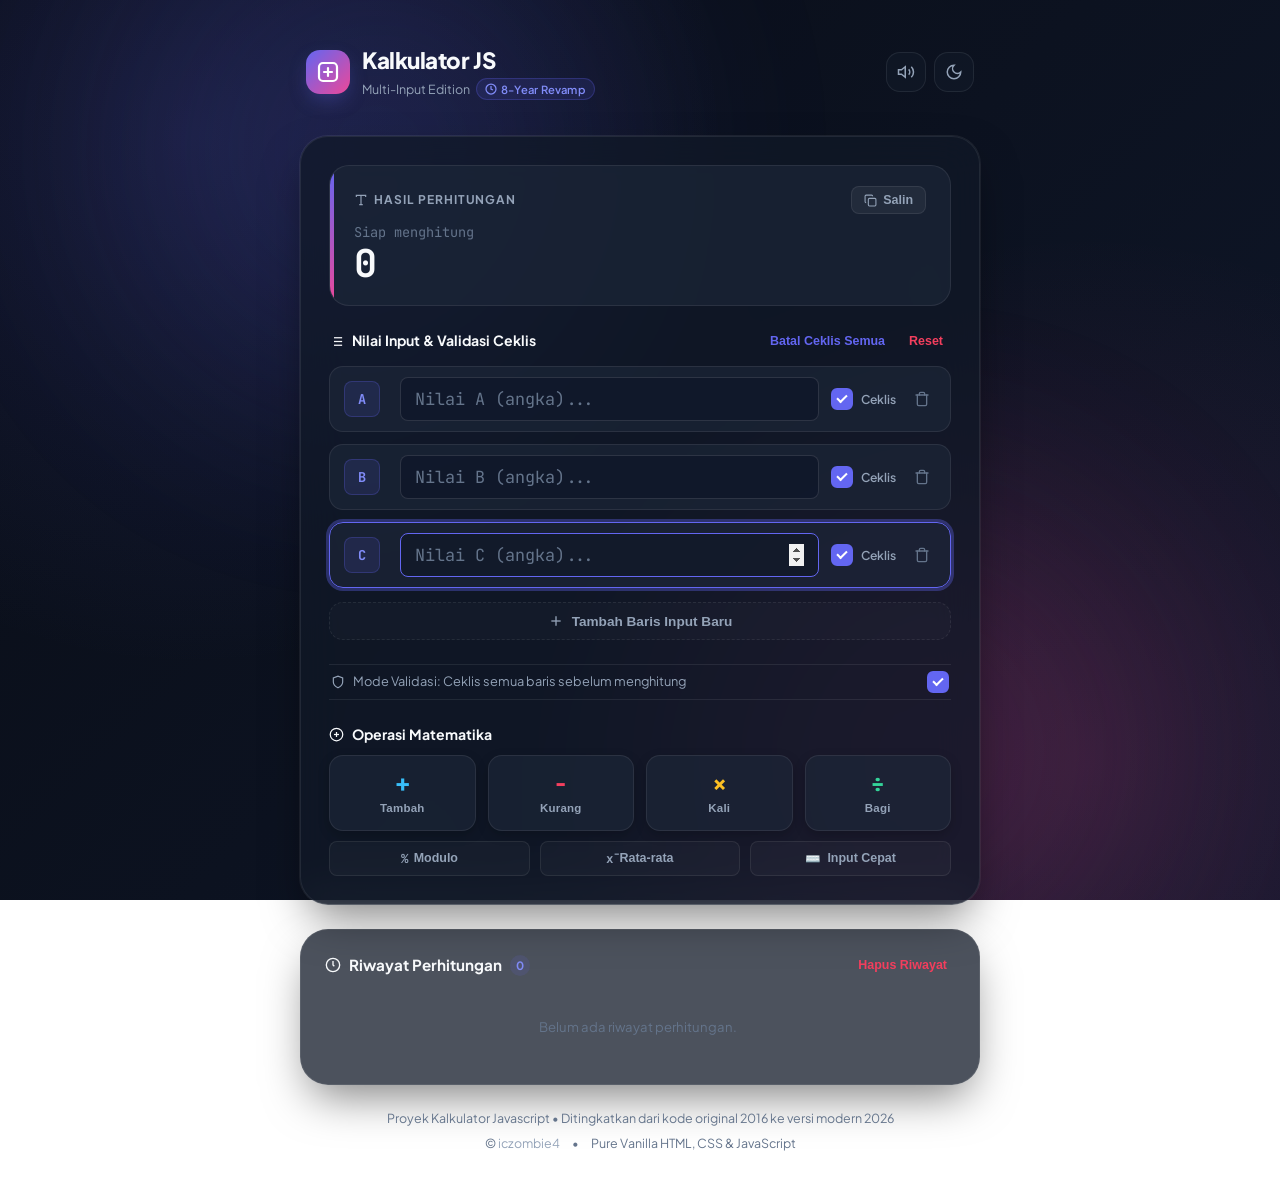
<file: index.html>
<!DOCTYPE html>
<html lang="id" data-theme="dark">
  <head>
    <meta charset="utf-8">
    <meta http-equiv="X-UA-Compatible" content="IE=edge">
    <meta name="viewport" content="width=device-width, initial-scale=1.0">
    <title>Kalkulator Javascript Modern - 8th Anniversary Edition</title>
    <meta name="description" content="Modernisasi Kalkulator Javascript multi-input dengan validasi, UI Glassmorphism, riwayat perhitungan, dan performa tinggi tanpa dependensi eksternal.">
    <meta name="author" content="iczombie4">
    <meta name="theme-color" content="#0f172a">

    <!-- Stylesheet -->
    <link rel="stylesheet" href="css/style.css">
    <link rel="icon" href="data:image/svg+xml,<svg xmlns='http://www.w3.org/2000/svg' viewBox='0 0 24 24' fill='%236366f1'><rect width='18' height='18' x='3' y='3' rx='4'/><path d='M8 7h8M8 12h8M8 17h8' stroke='white' stroke-width='2'/></svg>">
  </head>
  <body>
    <!-- Ambient Background Lighting -->
    <div class="ambient-glow" aria-hidden="true">
      <div class="ambient-blob blob-1"></div>
      <div class="ambient-blob blob-2"></div>
    </div>

    <!-- Application Shell -->
    <main class="app-wrapper">
      
      <!-- App Header -->
      <header class="app-header">
        <div class="brand-section">
          <div class="brand-icon" aria-hidden="true">
            <svg width="24" height="24" viewBox="0 0 24 24" fill="none" stroke="currentColor" stroke-width="2.2" stroke-linecap="round" stroke-linejoin="round">
              <rect width="18" height="18" x="3" y="3" rx="4"></rect>
              <line x1="8" y1="12" x2="16" y2="12"></line>
              <line x1="12" y1="8" x2="12" y2="16"></line>
            </svg>
          </div>
          <div>
            <h1 class="brand-title">Kalkulator JS</h1>
            <div class="brand-tagline">
              <span>Multi-Input Edition</span>
              <span class="legacy-badge">
                <svg width="12" height="12" viewBox="0 0 24 24" fill="none" stroke="currentColor" stroke-width="2.5"><circle cx="12" cy="12" r="10"></circle><polyline points="12 6 12 12 16 14"></polyline></svg>
                8-Year Revamp
              </span>
            </div>
          </div>
        </div>

        <!-- Controls (Sound & Theme) -->
        <div class="header-controls">
          <button type="button" class="icon-btn" id="soundToggleBtn" aria-label="Toggle Sound Effects" title="Aktifkan/Nonaktifkan Suara">
            <!-- Injected via JS -->
          </button>
          <button type="button" class="icon-btn" id="themeToggleBtn" aria-label="Toggle Dark/Light Mode" title="Ganti Tema">
            <!-- Injected via JS -->
          </button>
        </div>
      </header>

      <!-- Main Calculator Card -->
      <section class="calc-card" id="calcCard" aria-label="Kalkulator">
        
        <!-- Result Display Screen -->
        <div class="result-display-wrapper">
          <div class="result-header">
            <span class="result-label">
              <svg width="14" height="14" viewBox="0 0 24 24" fill="none" stroke="currentColor" stroke-width="2"><polyline points="4 7 4 4 20 4 20 7"></polyline><line x1="9" y1="20" x2="15" y2="20"></line><line x1="12" y1="4" x2="12" y2="20"></line></svg>
              Hasil Perhitungan
            </span>
            <div class="result-actions">
              <button type="button" class="action-pill-btn" id="copyResultBtn" title="Salin hasil ke clipboard">
                <svg width="13" height="13" viewBox="0 0 24 24" fill="none" stroke="currentColor" stroke-width="2"><rect width="14" height="14" x="8" y="8" rx="2" ry="2"></rect><path d="M4 16c-1.1 0-2-.9-2-2V4c0-1.1.9-2 2-2h10c1.1 0 2 .9 2 2"></path></svg>
                Salin
              </button>
            </div>
          </div>
          <div class="result-body">
            <div style="flex-grow: 1; min-width: 0;">
              <div class="result-expression" id="resultExpression">Siap menghitung</div>
              <div class="result-value" id="resultValue">0</div>
            </div>
          </div>
        </div>

        <!-- Inputs Container -->
        <div class="inputs-section">
          <div class="inputs-section-header">
            <span class="section-title">
              <svg width="15" height="15" viewBox="0 0 24 24" fill="none" stroke="currentColor" stroke-width="2"><line x1="8" y1="6" x2="21" y2="6"></line><line x1="8" y1="12" x2="21" y2="12"></line><line x1="8" y1="18" x2="21" y2="18"></line><line x1="3" y1="6" x2="3.01" y2="6"></line><line x1="3" y1="12" x2="3.01" y2="12"></line><line x1="3" y1="18" x2="3.01" y2="18"></line></svg>
              Nilai Input & Validasi Ceklis
            </span>
            <div class="inputs-header-actions">
              <button type="button" class="text-btn" id="selectAllBtn">Batal Ceklis Semua</button>
              <button type="button" class="text-btn" id="clearInputsBtn" style="color: var(--accent-rose);">Reset</button>
            </div>
          </div>

          <!-- Dynamic List of Rows (Starts with A, B, C) -->
          <div class="input-rows-list" id="inputRowsList">
            <!-- Populated by JavaScript -->
          </div>

          <button type="button" class="add-input-btn" id="addInputBtn">
            <svg width="16" height="16" viewBox="0 0 24 24" fill="none" stroke="currentColor" stroke-width="2"><line x1="12" y1="5" x2="12" y2="19"></line><line x1="5" y1="12" x2="19" y2="12"></line></svg>
            Tambah Baris Input Baru
          </button>
        </div>

        <!-- Validation Mode Switch -->
        <div style="display: flex; align-items: center; justify-content: space-between; padding: 6px 2px; border-top: 1px solid var(--bg-surface-border); border-bottom: 1px solid var(--bg-surface-border);">
          <label for="requireAllToggle" style="font-size: 0.8rem; color: var(--text-muted); cursor: pointer; display: flex; align-items: center; gap: 8px;">
            <svg width="14" height="14" viewBox="0 0 24 24" fill="none" stroke="currentColor" stroke-width="2"><path d="M12 22s8-4 8-10V5l-8-3-8 3v7c0 6 8 10 8 10z"></path></svg>
            Mode Validasi: Ceklis semua baris sebelum menghitung
          </label>
          <input type="checkbox" id="requireAllToggle" class="custom-checkbox" checked>
        </div>

        <!-- Operator Buttons (Primary +, -, *, /) -->
        <div class="operators-wrapper">
          <div class="operators-header">
            <span class="section-title">
              <svg width="15" height="15" viewBox="0 0 24 24" fill="none" stroke="currentColor" stroke-width="2"><circle cx="12" cy="12" r="10"></circle><path d="M8 12h8"></path><path d="M12 8v8"></path></svg>
              Operasi Matematika
            </span>
          </div>

          <div class="operator-grid">
            <button type="button" class="op-btn op-add" data-op="+" aria-label="Tambah">
              <span class="op-symbol">+</span>
              <span class="op-name">Tambah</span>
            </button>
            <button type="button" class="op-btn op-sub" data-op="-" aria-label="Kurang">
              <span class="op-symbol">&minus;</span>
              <span class="op-name">Kurang</span>
            </button>
            <button type="button" class="op-btn op-mul" data-op="*" aria-label="Kali">
              <span class="op-symbol">&times;</span>
              <span class="op-name">Kali</span>
            </button>
            <button type="button" class="op-btn op-div" data-op="/" aria-label="Bagi">
              <span class="op-symbol">&divide;</span>
              <span class="op-name">Bagi</span>
            </button>
          </div>

          <!-- Extra Utility Operations -->
          <div class="secondary-operators">
            <button type="button" class="secondary-op-btn" id="opMod" title="Sisa Hasil Bagi">
              <span style="font-family: var(--font-mono); font-weight: bold;">%</span> Modulo
            </button>
            <button type="button" class="secondary-op-btn" id="opAvg" title="Hitung Rata-rata">
              <span style="font-family: var(--font-mono); font-weight: bold;">x̄</span> Rata-rata
            </button>
            <button type="button" class="secondary-op-btn" onclick="document.getElementById('input-a')?.focus()" title="Fokus ke input pertama">
              <span>⌨️</span> Input Cepat
            </button>
          </div>
        </div>

      </section>

      <!-- History Section -->
      <section class="history-section" aria-label="Riwayat Perhitungan">
        <div class="history-header">
          <div class="history-title">
            <svg width="16" height="16" viewBox="0 0 24 24" fill="none" stroke="currentColor" stroke-width="2"><circle cx="12" cy="12" r="10"></circle><polyline points="12 6 12 12 14 14"></polyline></svg>
            Riwayat Perhitungan
            <span class="history-count" id="historyCount">0</span>
          </div>
          <button type="button" class="text-btn" id="clearHistoryBtn" style="color: var(--accent-rose);">
            Hapus Riwayat
          </button>
        </div>
        <div class="history-list" id="historyList">
          <!-- Populated by JS -->
        </div>
      </section>

      <!-- Footer -->
      <footer class="app-footer">
        <p>Proyek Kalkulator Javascript &bull; Ditingkatkan dari kode original 2016 ke versi modern 2026</p>
        <div class="footer-links">
          <span>&copy; <a href="https://github.com/iczombie4" target="_blank" rel="noopener">iczombie4</a></span>
          <span>&bull;</span>
          <span>Pure Vanilla HTML, CSS &amp; JavaScript</span>
        </div>
      </footer>

    </main>

    <!-- Toast Notification Container -->
    <div class="toast-container" id="toastContainer" aria-live="polite"></div>

    <!-- Application Script -->
    <script src="js/app.js"></script>
  </body>
</html>
</file>
<file: css/style.css>
/* ==========================================================================
   Modern Calculator Design System (Vanilla CSS)
   Preserving original multi-input concept with contemporary UX/UI
   ========================================================================== */

@import url('https://fonts.googleapis.com/css2?family=Plus+Jakarta+Sans:wght@300;400;500;600;700;800&family=JetBrains+Mono:wght@400;500;700&display=swap');

:root {
  /* Color Palette - Dark Theme (Default) */
  --bg-gradient: radial-gradient(circle at 15% 15%, rgba(99, 102, 241, 0.15) 0%, transparent 40%),
                 radial-gradient(circle at 85% 85%, rgba(236, 72, 153, 0.12) 0%, transparent 40%),
                 linear-gradient(135deg, #090d16 0%, #0f172a 100%);
  --bg-surface: rgba(17, 24, 39, 0.75);
  --bg-surface-border: rgba(255, 255, 255, 0.08);
  --bg-card: rgba(30, 41, 59, 0.6);
  --bg-card-hover: rgba(51, 65, 85, 0.5);
  --bg-input: rgba(15, 23, 42, 0.8);
  --border-input: rgba(255, 255, 255, 0.12);
  --border-focus: #6366f1;

  --text-main: #f8fafc;
  --text-muted: #94a3b8;
  --text-dim: #64748b;

  --primary: #6366f1;
  --primary-hover: #4f46e5;
  --primary-glow: rgba(99, 102, 241, 0.35);

  --accent-pink: #ec4899;
  --accent-cyan: #06b6d4;
  --accent-emerald: #10b981;
  --accent-amber: #f59e0b;
  --accent-rose: #f43f5e;

  --badge-bg: rgba(99, 102, 241, 0.12);
  --badge-border: rgba(99, 102, 241, 0.25);
  --badge-text: #818cf8;

  --shadow-card: 0 20px 45px -10px rgba(0, 0, 0, 0.5), 0 0 0 1px var(--bg-surface-border);
  --shadow-btn: 0 4px 12px rgba(0, 0, 0, 0.2);

  --font-main: 'Plus Jakarta Sans', -apple-system, BlinkMacSystemFont, 'Segoe UI', Roboto, sans-serif;
  --font-mono: 'JetBrains Mono', monospace;

  --radius-sm: 8px;
  --radius-md: 14px;
  --radius-lg: 20px;
  --radius-xl: 28px;
  --radius-full: 9999px;

  --transition-fast: 0.18s cubic-bezier(0.4, 0, 0.2, 1);
  --transition-normal: 0.25s cubic-bezier(0.4, 0, 0.2, 1);
}

/* Light Theme Variables */
[data-theme="light"] {
  --bg-gradient: radial-gradient(circle at 10% 20%, rgba(99, 102, 241, 0.08) 0%, transparent 40%),
                 radial-gradient(circle at 90% 80%, rgba(236, 72, 153, 0.06) 0%, transparent 40%),
                 linear-gradient(135deg, #f1f5f9 0%, #e2e8f0 100%);
  --bg-surface: rgba(255, 255, 255, 0.85);
  --bg-surface-border: rgba(226, 232, 240, 0.8);
  --bg-card: rgba(248, 250, 252, 0.8);
  --bg-card-hover: rgba(241, 245, 249, 1);
  --bg-input: #ffffff;
  --border-input: #cbd5e1;
  --border-focus: #6366f1;

  --text-main: #0f172a;
  --text-muted: #64748b;
  --text-dim: #94a3b8;

  --primary: #4f46e5;
  --primary-hover: #4338ca;
  --primary-glow: rgba(79, 70, 229, 0.25);

  --badge-bg: rgba(79, 70, 229, 0.08);
  --badge-border: rgba(79, 70, 229, 0.2);
  --badge-text: #4f46e5;

  --shadow-card: 0 20px 40px -12px rgba(15, 23, 42, 0.08), 0 0 0 1px rgba(226, 232, 240, 0.8);
  --shadow-btn: 0 4px 10px rgba(0, 0, 0, 0.05);
}

/* Base Styles */
*, *::before, *::after {
  box-sizing: border-box;
  margin: 0;
  padding: 0;
}

body {
  font-family: var(--font-main);
  background: var(--bg-gradient);
  background-attachment: fixed;
  color: var(--text-main);
  min-height: 100vh;
  display: flex;
  flex-direction: column;
  align-items: center;
  justify-content: flex-start;
  padding: 32px 16px 48px;
  -webkit-font-smoothing: antialiased;
  -moz-osx-font-smoothing: grayscale;
  line-height: 1.5;
  transition: background 0.3s ease, color 0.3s ease;
}

/* Background Animated Blobs */
.ambient-glow {
  position: fixed;
  top: 0;
  left: 0;
  right: 0;
  bottom: 0;
  pointer-events: none;
  z-index: 0;
  overflow: hidden;
}

.ambient-blob {
  position: absolute;
  width: 500px;
  height: 500px;
  border-radius: 50%;
  filter: blur(120px);
  opacity: 0.15;
  animation: floatSlow 20s infinite alternate ease-in-out;
}

.blob-1 {
  background: var(--primary);
  top: -100px;
  left: 10%;
}

.blob-2 {
  background: var(--accent-pink);
  bottom: -100px;
  right: 10%;
  animation-duration: 25s;
  animation-delay: -5s;
}

@keyframes floatSlow {
  0% { transform: translateY(0) scale(1); }
  50% { transform: translateY(60px) scale(1.1); }
  100% { transform: translateY(-40px) scale(0.95); }
}

/* App Container */
.app-wrapper {
  position: relative;
  z-index: 1;
  width: 100%;
  max-width: 680px;
  display: flex;
  flex-direction: column;
  gap: 24px;
}

/* Header */
.app-header {
  display: flex;
  align-items: center;
  justify-content: space-between;
  padding: 12px 6px;
}

.brand-section {
  display: flex;
  align-items: center;
  gap: 12px;
}

.brand-icon {
  width: 44px;
  height: 44px;
  border-radius: var(--radius-md);
  background: linear-gradient(135deg, var(--primary) 0%, var(--accent-pink) 100%);
  display: flex;
  align-items: center;
  justify-content: center;
  color: #fff;
  box-shadow: 0 8px 20px -4px var(--primary-glow);
}

.brand-title {
  font-size: 1.4rem;
  font-weight: 800;
  letter-spacing: -0.02em;
  background: linear-gradient(135deg, var(--text-main) 60%, var(--primary) 100%);
  -webkit-background-clip: text;
  -webkit-text-fill-color: transparent;
}

.brand-tagline {
  font-size: 0.78rem;
  color: var(--text-muted);
  display: flex;
  align-items: center;
  gap: 6px;
}

.legacy-badge {
  display: inline-flex;
  align-items: center;
  gap: 4px;
  padding: 2px 8px;
  background: var(--badge-bg);
  border: 1px solid var(--badge-border);
  color: var(--badge-text);
  border-radius: var(--radius-full);
  font-size: 0.7rem;
  font-weight: 600;
  letter-spacing: 0.02em;
}

.header-controls {
  display: flex;
  align-items: center;
  gap: 8px;
}

.icon-btn {
  background: var(--bg-surface);
  border: 1px solid var(--bg-surface-border);
  color: var(--text-muted);
  width: 40px;
  height: 40px;
  border-radius: var(--radius-md);
  display: flex;
  align-items: center;
  justify-content: center;
  cursor: pointer;
  transition: all var(--transition-fast);
}

.icon-btn:hover {
  color: var(--text-main);
  border-color: var(--primary);
  transform: translateY(-1px);
}

.icon-btn.active {
  background: var(--primary);
  color: #fff;
  border-color: var(--primary);
}

/* Main Calculator Card */
.calc-card {
  background: var(--bg-surface);
  backdrop-filter: blur(20px);
  -webkit-backdrop-filter: blur(20px);
  border-radius: var(--radius-xl);
  border: 1px solid var(--bg-surface-border);
  box-shadow: var(--shadow-card);
  padding: 28px;
  display: flex;
  flex-direction: column;
  gap: 24px;
  transition: transform 0.2s ease, box-shadow 0.2s ease;
}

/* Result Display Section */
.result-display-wrapper {
  background: var(--bg-card);
  border: 1px solid var(--bg-surface-border);
  border-radius: var(--radius-lg);
  padding: 20px 24px;
  display: flex;
  flex-direction: column;
  position: relative;
  overflow: hidden;
  transition: all var(--transition-normal);
}

.result-display-wrapper::before {
  content: '';
  position: absolute;
  top: 0;
  left: 0;
  width: 4px;
  height: 100%;
  background: linear-gradient(to bottom, var(--primary), var(--accent-pink));
  border-radius: 4px;
}

.result-header {
  display: flex;
  justify-content: space-between;
  align-items: center;
  margin-bottom: 8px;
}

.result-label {
  font-size: 0.75rem;
  font-weight: 700;
  text-transform: uppercase;
  letter-spacing: 0.08em;
  color: var(--text-muted);
  display: flex;
  align-items: center;
  gap: 6px;
}

.result-expression {
  font-family: var(--font-mono);
  font-size: 0.85rem;
  color: var(--text-dim);
  min-height: 1.25rem;
  word-break: break-all;
}

.result-body {
  display: flex;
  align-items: baseline;
  justify-content: space-between;
  gap: 12px;
}

.result-value {
  font-family: var(--font-mono);
  font-size: 2.4rem;
  font-weight: 700;
  color: var(--text-main);
  letter-spacing: -0.02em;
  word-break: break-all;
  line-height: 1.1;
  transition: color 0.2s ease;
}

.result-value.highlight {
  animation: pulseValue 0.4s ease;
}

@keyframes pulseValue {
  0% { transform: scale(1); }
  50% { transform: scale(1.04); color: var(--accent-cyan); }
  100% { transform: scale(1); }
}

.result-actions {
  display: flex;
  gap: 6px;
  flex-shrink: 0;
}

.action-pill-btn {
  background: rgba(255, 255, 255, 0.05);
  border: 1px solid var(--bg-surface-border);
  color: var(--text-muted);
  padding: 6px 12px;
  border-radius: var(--radius-sm);
  font-size: 0.78rem;
  font-weight: 600;
  cursor: pointer;
  display: inline-flex;
  align-items: center;
  gap: 6px;
  transition: all var(--transition-fast);
}

.action-pill-btn:hover {
  background: var(--primary);
  color: #fff;
  border-color: var(--primary);
}

/* Input Fields Section */
.inputs-section {
  display: flex;
  flex-direction: column;
  gap: 14px;
}

.inputs-section-header {
  display: flex;
  justify-content: space-between;
  align-items: center;
}

.section-title {
  font-size: 0.88rem;
  font-weight: 700;
  color: var(--text-main);
  display: flex;
  align-items: center;
  gap: 8px;
}

.inputs-header-actions {
  display: flex;
  align-items: center;
  gap: 8px;
}

.text-btn {
  background: transparent;
  border: none;
  color: var(--primary);
  font-size: 0.78rem;
  font-weight: 600;
  cursor: pointer;
  padding: 4px 8px;
  border-radius: var(--radius-sm);
  transition: background var(--transition-fast);
}

.text-btn:hover {
  background: var(--badge-bg);
}

/* Input Rows Container */
.input-rows-list {
  display: flex;
  flex-direction: column;
  gap: 12px;
}

.input-row {
  display: grid;
  grid-template-columns: 44px 1fr auto auto;
  align-items: center;
  gap: 12px;
  background: var(--bg-card);
  padding: 10px 14px;
  border-radius: var(--radius-md);
  border: 1px solid var(--bg-surface-border);
  transition: all var(--transition-fast);
  animation: slideInRow 0.25s ease-out;
}

@keyframes slideInRow {
  from {
    opacity: 0;
    transform: translateY(-8px);
  }
  to {
    opacity: 1;
    transform: translateY(0);
  }
}

.input-row:focus-within {
  border-color: var(--border-focus);
  box-shadow: 0 0 0 3px var(--primary-glow);
}

.input-row.is-disabled {
  opacity: 0.55;
  filter: grayscale(40%);
}

.input-badge {
  width: 36px;
  height: 36px;
  border-radius: var(--radius-sm);
  background: var(--badge-bg);
  border: 1px solid var(--badge-border);
  color: var(--badge-text);
  font-family: var(--font-mono);
  font-weight: 700;
  font-size: 0.85rem;
  display: flex;
  align-items: center;
  justify-content: center;
  text-transform: uppercase;
}

.input-field-wrapper {
  position: relative;
  display: flex;
  align-items: center;
}

.num-input {
  width: 100%;
  background: var(--bg-input);
  border: 1px solid var(--border-input);
  border-radius: var(--radius-sm);
  padding: 10px 14px;
  font-family: var(--font-mono);
  font-size: 1.05rem;
  font-weight: 600;
  color: var(--text-main);
  outline: none;
  transition: all var(--transition-fast);
}

.num-input:focus {
  border-color: var(--primary);
  background: var(--bg-surface);
}

.num-input::placeholder {
  color: var(--text-dim);
  font-weight: 400;
}

/* Custom Checkbox Toggle (Elevated from original 'terms' checkboxes) */
.toggle-wrapper {
  display: flex;
  align-items: center;
  gap: 8px;
  user-select: none;
  cursor: pointer;
}

.custom-checkbox {
  position: relative;
  width: 22px;
  height: 22px;
  appearance: none;
  -webkit-appearance: none;
  background: var(--bg-input);
  border: 2px solid var(--border-input);
  border-radius: 6px;
  cursor: pointer;
  outline: none;
  transition: all var(--transition-fast);
  display: grid;
  place-content: center;
}

.custom-checkbox:checked {
  background: var(--primary);
  border-color: var(--primary);
}

.custom-checkbox:checked::before {
  content: "";
  width: 10px;
  height: 6px;
  border-left: 2px solid #fff;
  border-bottom: 2px solid #fff;
  transform: rotate(-45deg) translate(1px, -1px);
}

.custom-checkbox:focus-visible {
  box-shadow: 0 0 0 3px var(--primary-glow);
}

.toggle-label {
  font-size: 0.76rem;
  font-weight: 600;
  color: var(--text-muted);
}

.delete-row-btn {
  background: transparent;
  border: none;
  color: var(--text-dim);
  width: 28px;
  height: 28px;
  border-radius: var(--radius-sm);
  display: flex;
  align-items: center;
  justify-content: center;
  cursor: pointer;
  transition: all var(--transition-fast);
}

.delete-row-btn:hover {
  color: var(--accent-rose);
  background: rgba(244, 63, 94, 0.1);
}

.add-input-btn {
  display: flex;
  align-items: center;
  justify-content: center;
  gap: 8px;
  width: 100%;
  padding: 10px;
  background: rgba(255, 255, 255, 0.02);
  border: 1px dashed var(--bg-surface-border);
  border-radius: var(--radius-md);
  color: var(--text-muted);
  font-size: 0.85rem;
  font-weight: 600;
  cursor: pointer;
  transition: all var(--transition-fast);
}

.add-input-btn:hover {
  background: var(--badge-bg);
  border-color: var(--primary);
  color: var(--primary);
}

/* Operation Buttons Grid */
.operators-wrapper {
  display: flex;
  flex-direction: column;
  gap: 10px;
}

.operators-header {
  display: flex;
  justify-content: space-between;
  align-items: center;
}

.operator-grid {
  display: grid;
  grid-template-columns: repeat(4, 1fr);
  gap: 12px;
}

.op-btn {
  position: relative;
  background: var(--bg-card);
  border: 1px solid var(--bg-surface-border);
  border-radius: var(--radius-md);
  padding: 16px 8px;
  display: flex;
  flex-direction: column;
  align-items: center;
  justify-content: center;
  gap: 4px;
  cursor: pointer;
  color: var(--text-main);
  box-shadow: var(--shadow-btn);
  transition: all var(--transition-fast);
  overflow: hidden;
}

.op-btn::after {
  content: '';
  position: absolute;
  inset: 0;
  background: linear-gradient(135deg, rgba(255, 255, 255, 0.08), transparent);
  opacity: 0;
  transition: opacity var(--transition-fast);
}

.op-btn:hover {
  transform: translateY(-2px);
  border-color: var(--primary);
  box-shadow: 0 8px 16px -4px var(--primary-glow);
}

.op-btn:hover::after {
  opacity: 1;
}

.op-btn:active {
  transform: translateY(0);
}

.op-symbol {
  font-family: var(--font-mono);
  font-size: 1.6rem;
  font-weight: 700;
  line-height: 1;
}

.op-name {
  font-size: 0.72rem;
  font-weight: 600;
  color: var(--text-muted);
  letter-spacing: 0.02em;
}

.op-btn.op-add .op-symbol { color: #38bdf8; }
.op-btn.op-sub .op-symbol { color: #f43f5e; }
.op-btn.op-mul .op-symbol { color: #fbbf24; }
.op-btn.op-div .op-symbol { color: #34d399; }

/* Secondary Operators Grid (More features!) */
.secondary-operators {
  display: grid;
  grid-template-columns: repeat(3, 1fr);
  gap: 10px;
}

.secondary-op-btn {
  background: rgba(255, 255, 255, 0.03);
  border: 1px solid var(--bg-surface-border);
  color: var(--text-muted);
  border-radius: var(--radius-sm);
  padding: 8px 12px;
  font-size: 0.78rem;
  font-weight: 600;
  cursor: pointer;
  display: flex;
  align-items: center;
  justify-content: center;
  gap: 6px;
  transition: all var(--transition-fast);
}

.secondary-op-btn:hover {
  background: var(--bg-card-hover);
  color: var(--text-main);
  border-color: rgba(255, 255, 255, 0.2);
}

/* History Drawer / Card */
.history-section {
  background: var(--bg-surface);
  border: 1px solid var(--bg-surface-border);
  border-radius: var(--radius-xl);
  padding: 24px;
  box-shadow: var(--shadow-card);
  display: flex;
  flex-direction: column;
  gap: 16px;
}

.history-header {
  display: flex;
  align-items: center;
  justify-content: space-between;
}

.history-title {
  font-size: 0.95rem;
  font-weight: 700;
  display: flex;
  align-items: center;
  gap: 8px;
}

.history-count {
  font-size: 0.72rem;
  background: var(--badge-bg);
  color: var(--badge-text);
  padding: 2px 6px;
  border-radius: var(--radius-full);
}

.history-list {
  display: flex;
  flex-direction: column;
  gap: 8px;
  max-height: 220px;
  overflow-y: auto;
  padding-right: 4px;
}

.history-list::-webkit-scrollbar {
  width: 6px;
}

.history-list::-webkit-scrollbar-thumb {
  background: var(--bg-card-hover);
  border-radius: 4px;
}

.history-item {
  display: flex;
  align-items: center;
  justify-content: space-between;
  padding: 10px 14px;
  background: var(--bg-card);
  border-radius: var(--radius-sm);
  border: 1px solid var(--bg-surface-border);
  transition: all var(--transition-fast);
  cursor: pointer;
}

.history-item:hover {
  background: var(--bg-card-hover);
  border-color: var(--primary);
}

.history-expression {
  font-family: var(--font-mono);
  font-size: 0.82rem;
  color: var(--text-muted);
}

.history-result {
  font-family: var(--font-mono);
  font-size: 0.95rem;
  font-weight: 700;
  color: var(--text-main);
  margin-left: 12px;
}

.history-empty {
  text-align: center;
  color: var(--text-dim);
  font-size: 0.82rem;
  padding: 24px 0;
}

/* Toast Notification */
.toast-container {
  position: fixed;
  bottom: 24px;
  right: 24px;
  z-index: 9999;
  display: flex;
  flex-direction: column;
  gap: 10px;
  pointer-events: none;
}

.toast {
  pointer-events: auto;
  background: rgba(15, 23, 42, 0.92);
  backdrop-filter: blur(12px);
  color: #fff;
  border: 1px solid rgba(255, 255, 255, 0.15);
  padding: 12px 18px;
  border-radius: var(--radius-md);
  font-size: 0.84rem;
  font-weight: 500;
  display: flex;
  align-items: center;
  gap: 10px;
  box-shadow: 0 10px 25px -5px rgba(0, 0, 0, 0.4);
  animation: toastIn 0.25s cubic-bezier(0.16, 1, 0.3, 1);
  transition: all 0.25s ease;
}

.toast.toast-error {
  border-left: 4px solid var(--accent-rose);
}

.toast.toast-success {
  border-left: 4px solid var(--accent-emerald);
}

.toast.toast-info {
  border-left: 4px solid var(--accent-cyan);
}

@keyframes toastIn {
  from {
    opacity: 0;
    transform: translateY(20px) scale(0.95);
  }
  to {
    opacity: 1;
    transform: translateY(0) scale(1);
  }
}

.toast.toast-out {
  opacity: 0;
  transform: translateY(12px) scale(0.95);
}

/* Shake Animation for Validation Failures */
@keyframes shake {
  0%, 100% { transform: translateX(0); }
  20%, 60% { transform: translateX(-6px); }
  40%, 80% { transform: translateX(6px); }
}

.shake {
  animation: shake 0.4s ease;
}

/* Footer & Comparison Info */
.app-footer {
  text-align: center;
  color: var(--text-dim);
  font-size: 0.78rem;
  display: flex;
  flex-direction: column;
  gap: 6px;
  align-items: center;
}

.footer-links {
  display: flex;
  gap: 12px;
}

.footer-links a {
  color: var(--text-muted);
  text-decoration: none;
  transition: color var(--transition-fast);
}

.footer-links a:hover {
  color: var(--primary);
}

/* Responsive adjustments */
@media (max-width: 600px) {
  body {
    padding: 16px 12px 32px;
  }

  .calc-card {
    padding: 18px;
    border-radius: var(--radius-lg);
  }

  .input-row {
    grid-template-columns: 36px 1fr auto auto;
    gap: 8px;
    padding: 8px 10px;
  }

  .input-badge {
    width: 32px;
    height: 32px;
    font-size: 0.75rem;
  }

  .num-input {
    font-size: 0.95rem;
    padding: 8px 10px;
  }

  .result-value {
    font-size: 1.8rem;
  }

  .op-symbol {
    font-size: 1.3rem;
  }

  .op-name {
    font-size: 0.65rem;
  }
}
</file>
